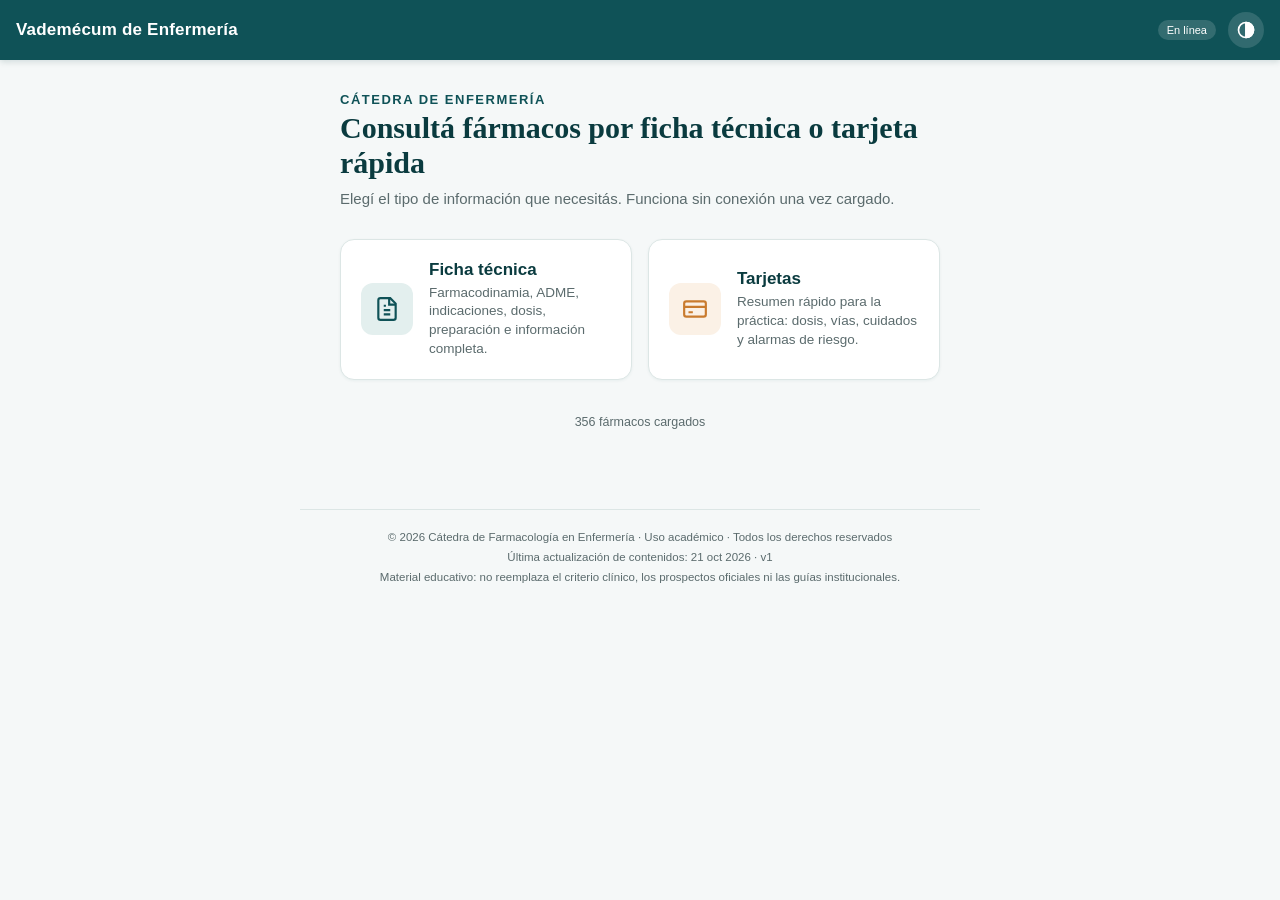
<file: index.html>
<!DOCTYPE html>
<html lang="es">

<head>
  <meta charset="UTF-8" />
  <meta name="viewport" content="width=device-width, initial-scale=1, viewport-fit=cover" />
  <meta name="theme-color" content="#0F5257" />
  <title>Vademécum de Enfermería</title>
  <meta name="description" content="Vademécum digital para enfermería: fichas técnicas y tarjetas de fármacos." />
  <link rel="manifest" href="manifest.json" />
  <link rel="icon" href="icons/icon-192.png" />
  <link rel="apple-touch-icon" href="icons/icon-192.png" />
  <link rel="stylesheet" href="css/styles.css" />
</head>

<body>
  <div id="app">
    <p style="padding:24px;text-align:center;color:#5B6B6D;">Cargando vademécum…</p>
  </div>
  <div id="anuncios" class="sr-only" role="status" aria-live="polite"></div>
  <noscript><p style="padding:24px;text-align:center;">Este vademécum necesita JavaScript para funcionar.</p></noscript>
  <script src="js/app.js"></script>
  <script>
    if ("serviceWorker" in navigator) {
      window.addEventListener("load", () => {
        navigator.serviceWorker.register("service-worker.js").catch(() => { });
      });
    }
  </script>
</body>

</html>
</file>
<file: css/styles.css>
:root {
  --color-bg: #F5F8F8;
  --color-surface: #FFFFFF;
  --color-primary: #0F5257;
  --color-primary-dark: #0A3B3F;
  --color-primary-tint: #E3EFEE;
  --color-text: #1C2B2E;
  --color-text-muted: #5B6B6D;
  --color-border: #DCE6E5;
  --color-risk: #B3261E;
  --color-risk-tint: #FBEAE9;
  --color-accent: #C97B2E;
  --color-accent-tint: #FBF1E6;
  --color-risk-border: #F0C9C6;
  --color-heading: #0A3B3F;
  --color-link: #0F5257;

  --font-body: -apple-system, BlinkMacSystemFont, "Segoe UI", Roboto, "Helvetica Neue", Arial, sans-serif;
  --font-display: Georgia, "Times New Roman", serif;
  --font-mono: ui-monospace, SFMono-Regular, Menlo, Consolas, monospace;

  --radius-sm: 8px;
  --radius-md: 14px;
  --safe-top: env(safe-area-inset-top, 0px);
  --safe-bottom: env(safe-area-inset-bottom, 0px);
}

* { box-sizing: border-box; }

html, body {
  margin: 0;
  padding: 0;
  background: var(--color-bg);
  color: var(--color-text);
  font-family: var(--font-body);
  -webkit-tap-highlight-color: transparent;
}

body {
  min-height: 100vh;
  padding-bottom: calc(16px + var(--safe-bottom));
}

a { color: inherit; text-decoration: none; }
button { font-family: inherit; }

::selection { background: var(--color-primary-tint); }

:focus-visible {
  outline: 3px solid var(--color-accent);
  outline-offset: 2px;
}

/* ---------- Top bar ---------- */
.topbar {
  position: sticky;
  top: 0;
  z-index: 20;
  background: var(--color-primary);
  color: #fff;
  padding: calc(12px + var(--safe-top)) 16px 12px;
  display: flex;
  align-items: center;
  gap: 12px;
  box-shadow: 0 2px 6px rgba(10,59,63,0.15);
}

.topbar__back {
  background: rgba(255,255,255,0.14);
  border: none;
  color: #fff;
  width: 36px;
  height: 36px;
  border-radius: 50%;
  font-size: 18px;
  display: flex;
  align-items: center;
  justify-content: center;
  flex-shrink: 0;
}

.topbar__title {
  font-size: 17px;
  font-weight: 600;
  letter-spacing: 0.2px;
  overflow: hidden;
  text-overflow: ellipsis;
  white-space: nowrap;
}

.topbar__subtitle {
  font-size: 12px;
  opacity: 0.8;
  margin-top: 1px;
}

.offline-pill {
  margin-left: auto;
  font-size: 11px;
  background: rgba(255,255,255,0.15);
  padding: 4px 9px;
  border-radius: 999px;
  white-space: nowrap;
}
.offline-pill[data-state="offline"] { background: var(--color-accent); }

/* ---------- Home ---------- */
.home {
  padding: 24px 20px 40px;
  max-width: 640px;
  margin: 0 auto;
}

.home__eyebrow {
  font-size: 13px;
  text-transform: uppercase;
  letter-spacing: 1.5px;
  color: var(--color-link);
  font-weight: 700;
  margin: 8px 0 4px;
}

.home__title {
  font-family: var(--font-display);
  font-size: 30px;
  line-height: 1.15;
  margin: 0 0 8px;
  color: var(--color-heading);
}

.home__desc {
  color: var(--color-text-muted);
  font-size: 15px;
  line-height: 1.5;
  margin: 0 0 28px;
}

.home__grid {
  display: grid;
  gap: 16px;
}

.mode-card {
  background: var(--color-surface);
  border: 1px solid var(--color-border);
  border-radius: var(--radius-md);
  padding: 20px;
  display: flex;
  align-items: center;
  gap: 16px;
  box-shadow: 0 1px 3px rgba(15,82,87,0.06);
  transition: transform 0.12s ease, box-shadow 0.12s ease;
}
.mode-card:active { transform: scale(0.98); }

.mode-card__icon {
  width: 52px;
  height: 52px;
  border-radius: 12px;
  background: var(--color-primary-tint);
  display: flex;
  align-items: center;
  justify-content: center;
  flex-shrink: 0;
  color: var(--color-link);
}
.mode-card__icon svg { width: 26px; height: 26px; }

.mode-card--tarjetas .mode-card__icon {
  background: var(--color-accent-tint);
  color: var(--color-accent);
}

.mode-card__body h2 {
  margin: 0 0 4px;
  font-size: 17px;
  color: var(--color-heading);
}
.mode-card__body p {
  margin: 0;
  font-size: 13.5px;
  color: var(--color-text-muted);
  line-height: 1.4;
}

.home__footer {
  margin-top: 32px;
  font-size: 12.5px;
  color: var(--color-text-muted);
  text-align: center;
  line-height: 1.6;
}
.home__footer a { color: var(--color-link); font-weight: 600; }

/* ---------- Lista ---------- */
.list-controls {
  position: sticky;
  top: 0;
  z-index: 15;
  background: var(--color-bg);
  padding: 12px 16px 8px;
}

.search-box {
  position: relative;
  margin-bottom: 10px;
}
.search-box input {
  width: 100%;
  padding: 12px 14px 12px 38px;
  border-radius: 999px;
  border: 1px solid var(--color-border);
  background: var(--color-surface);
  font-size: 15px;
  color: var(--color-text);
}
.search-box input:focus { border-color: var(--color-link); }
.search-box::before {
  content: "";
  position: absolute;
  left: 14px;
  top: 50%;
  width: 14px;
  height: 14px;
  transform: translateY(-50%);
  border: 2px solid var(--color-text-muted);
  border-radius: 50%;
}
.search-box::after {
  content: "";
  position: absolute;
  left: 26px;
  top: 25px;
  width: 6px;
  height: 2px;
  background: var(--color-text-muted);
  transform: rotate(45deg);
}

.alphabet {
  display: flex;
  gap: 6px;
  overflow-x: auto;
  padding-bottom: 4px;
  scrollbar-width: none;
}
.alphabet::-webkit-scrollbar { display: none; }

.alphabet__chip {
  flex-shrink: 0;
  border: 1px solid var(--color-border);
  background: var(--color-surface);
  color: var(--color-text-muted);
  border-radius: 8px;
  width: 30px;
  height: 30px;
  font-size: 13px;
  font-weight: 600;
  display: flex;
  align-items: center;
  justify-content: center;
}
.alphabet__chip[data-active="true"] {
  background: var(--color-primary);
  border-color: var(--color-primary);
  color: #fff;
}
.alphabet__chip[disabled] {
  opacity: 0.35;
}

.drug-list {
  list-style: none;
  margin: 0;
  padding: 8px 16px 24px;
  max-width: 640px;
  margin: 0 auto;
}

.drug-list__item + .drug-list__item { margin-top: 8px; }

.drug-list__link {
  display: flex;
  align-items: center;
  justify-content: space-between;
  gap: 10px;
  background: var(--color-surface);
  border: 1px solid var(--color-border);
  border-radius: var(--radius-sm);
  padding: 14px 16px;
}
.drug-list__link:active { background: var(--color-primary-tint); }

.drug-list__name {
  font-size: 15.5px;
  font-weight: 600;
  color: var(--color-heading);
}
.drug-list__meta {
  display: block;
  font-size: 12.5px;
  color: var(--color-text-muted);
  font-weight: 400;
  margin-top: 2px;
}

.risk-badge {
  font-size: 10.5px;
  font-weight: 700;
  letter-spacing: 0.3px;
  color: var(--color-risk);
  background: var(--color-risk-tint);
  padding: 3px 8px;
  border-radius: 999px;
  white-space: nowrap;
  flex-shrink: 0;
}

.empty-state {
  text-align: center;
  padding: 48px 24px;
  color: var(--color-text-muted);
  font-size: 14.5px;
}

/* ---------- Detalle ---------- */
.detail {
  max-width: 680px;
  margin: 0 auto;
  padding: 4px 0 40px;
}

.detail__hero {
  padding: 18px 20px 16px;
}
.detail__hero-label {
  font-size: 12px;
  text-transform: uppercase;
  letter-spacing: 1px;
  color: var(--color-link);
  font-weight: 700;
}
.detail__hero h1 {
  font-family: var(--font-display);
  font-size: 24px;
  margin: 4px 0 0;
  color: var(--color-heading);
}

.risk-banner {
  margin: 0 20px 4px;
  background: var(--color-risk-tint);
  border: 1px solid var(--color-risk-border);
  color: var(--color-risk);
  border-radius: var(--radius-sm);
  padding: 10px 14px;
  font-size: 13px;
  font-weight: 600;
  display: flex;
  gap: 8px;
  align-items: flex-start;
}

.detail__toolbar {
  display: flex;
  align-items: center;
  gap: 8px;
  margin: 4px 20px 4px;
  font-size: 12.5px;
}
.detail__toolbar-sep { color: var(--color-border); }
.btn-link {
  background: none;
  border: none;
  padding: 6px 2px;
  color: var(--color-link);
  font-weight: 600;
  font-size: 12.5px;
  cursor: pointer;
}
.btn-link:active { opacity: 0.7; }

.section {
  margin: 18px 16px 0;
  background: var(--color-surface);
  border: 1px solid var(--color-border);
  border-radius: var(--radius-md);
  overflow: hidden;
}

.section__header {
  width: 100%;
  padding: 13px 16px;
  font-size: 14px;
  font-weight: 700;
  color: var(--color-heading);
  background: var(--color-primary-tint);
  border-bottom: 1px solid var(--color-border);
  letter-spacing: 0.2px;
  border: none;
  display: flex;
  align-items: center;
  justify-content: space-between;
  gap: 8px;
  text-align: left;
  cursor: pointer;
}

.section[data-collapsed="true"] .section__header {
  border-bottom: none;
}

.section__chevron {
  flex-shrink: 0;
  transition: transform 0.15s ease;
  color: var(--color-link);
  font-size: 13px;
}

.section[data-collapsed="true"] .section__chevron {
  transform: rotate(-90deg);
}

.section__body { padding: 4px 16px 4px; }

.field {
  padding: 11px 0;
  border-bottom: 1px solid var(--color-border);
}
.field:last-child { border-bottom: none; }

.field__label {
  font-size: 11.5px;
  text-transform: uppercase;
  letter-spacing: 0.4px;
  color: var(--color-text-muted);
  font-weight: 700;
  margin-bottom: 3px;
}
.field__value {
  font-size: 14.5px;
  line-height: 1.5;
  color: var(--color-text);
}

.field__value.mono {
  font-family: var(--font-mono);
  font-size: 13.5px;
}

.toc {
  margin: 16px 16px 0;
  display: flex;
  flex-wrap: wrap;
  gap: 6px;
}
.toc a {
  font-size: 12px;
  background: var(--color-surface);
  border: 1px solid var(--color-border);
  color: var(--color-heading);
  padding: 6px 10px;
  border-radius: 999px;
}

/* ---------- Panel de carga (uso solo local) ---------- */
.admin {
  max-width: 720px;
  margin: 0 auto;
  padding: 20px 16px 60px;
}
.admin h1 { font-family: var(--font-display); color: var(--color-heading); }
.admin fieldset {
  border: 1px solid var(--color-border);
  border-radius: var(--radius-md);
  margin-bottom: 16px;
  padding: 12px 14px 16px;
}
.admin legend {
  font-weight: 700;
  color: var(--color-link);
  padding: 0 6px;
  font-size: 13px;
  text-transform: uppercase;
}
.admin label {
  display: block;
  font-size: 12.5px;
  font-weight: 600;
  color: var(--color-text-muted);
  margin: 10px 0 4px;
}
.admin input[type="text"],
.admin input[type="password"],
.admin textarea,
.admin select {
  width: 100%;
  padding: 9px 10px;
  border: 1px solid var(--color-border);
  border-radius: 8px;
  font-size: 14px;
  font-family: inherit;
  background: var(--color-surface);
}
.admin textarea { min-height: 56px; resize: vertical; }
.admin__actions {
  position: sticky;
  bottom: 0;
  background: var(--color-bg);
  padding: 12px 0;
  display: flex;
  gap: 10px;
}
.btn {
  border: none;
  border-radius: 999px;
  padding: 12px 20px;
  font-size: 14.5px;
  font-weight: 700;
  cursor: pointer;
}
.btn--primary { background: var(--color-primary); color: #fff; }
.btn--ghost { background: var(--color-surface); color: var(--color-heading); border: 1px solid var(--color-border); }

@media (min-width: 700px) {
  .home__grid { grid-template-columns: 1fr 1fr; }
}

/* ---------- Footer global ---------- */
.app-footer {
  max-width: 680px;
  margin: 24px auto 0;
  padding: 16px 20px calc(20px + var(--safe-bottom));
  border-top: 1px solid var(--color-border);
  text-align: center;
}
.app-footer p {
  margin: 2px 0;
  font-size: 11.5px;
  color: var(--color-text-muted);
  line-height: 1.6;
}

/* ---------- Tema: oscuro automático (preferencia del sistema) o elegido por la persona ---------- */
:root[data-theme="light"] { color-scheme: light; }
:root[data-theme="dark"] {
    --color-bg: #0E1617;
    --color-surface: #162224;
    --color-primary: #0F5257;
    --color-primary-dark: #0A3B3F;
    --color-primary-tint: #1D3A3C;
    --color-text: #E6EEEE;
    --color-text-muted: #9FB1B3;
    --color-border: #2A3D3F;
    --color-risk: #FF8A80;
    --color-risk-tint: #3A1D1B;
    --color-risk-border: #6B2F2B;
    --color-accent-tint: #3A2A18;
    --color-heading: #A9E0DC;
    --color-link: #7CCBC6;
    color-scheme: dark;
}
@media (prefers-color-scheme: dark) {
  :root:not([data-theme="light"]) {
    --color-bg: #0E1617;
    --color-surface: #162224;
    --color-primary: #0F5257;
    --color-primary-dark: #0A3B3F;
    --color-primary-tint: #1D3A3C;
    --color-text: #E6EEEE;
    --color-text-muted: #9FB1B3;
    --color-border: #2A3D3F;
    --color-risk: #FF8A80;
    --color-risk-tint: #3A1D1B;
    --color-risk-border: #6B2F2B;
    --color-accent-tint: #3A2A18;
    --color-heading: #A9E0DC;
    --color-link: #7CCBC6;
    color-scheme: dark;
  }
}

/* ---------- Accesibilidad y listas ---------- */
.sr-only {
  position: absolute; width: 1px; height: 1px; margin: -1px; padding: 0;
  overflow: hidden; clip: rect(0, 0, 0, 0); white-space: nowrap; border: 0;
}
.section__heading { margin: 0; font: inherit; }
.topbar__title:focus { outline: none; }
.field__list { margin: 0; padding-left: 20px; }
.field__list li { margin: 2px 0; }
.topbar__theme {
  background: rgba(255,255,255,0.14);
  border: none;
  color: #fff;
  width: 36px;
  height: 36px;
  border-radius: 50%;
  display: flex;
  align-items: center;
  justify-content: center;
  flex-shrink: 0;
  cursor: pointer;
}
.topbar__theme svg { width: 20px; height: 20px; }
.offline-pill { margin-left: auto; }
.topbar__title { min-width: 0; }
@media (prefers-reduced-motion: reduce) {
  *, *::before, *::after { transition: none !important; animation: none !important; scroll-behavior: auto !important; }
}
</file>
